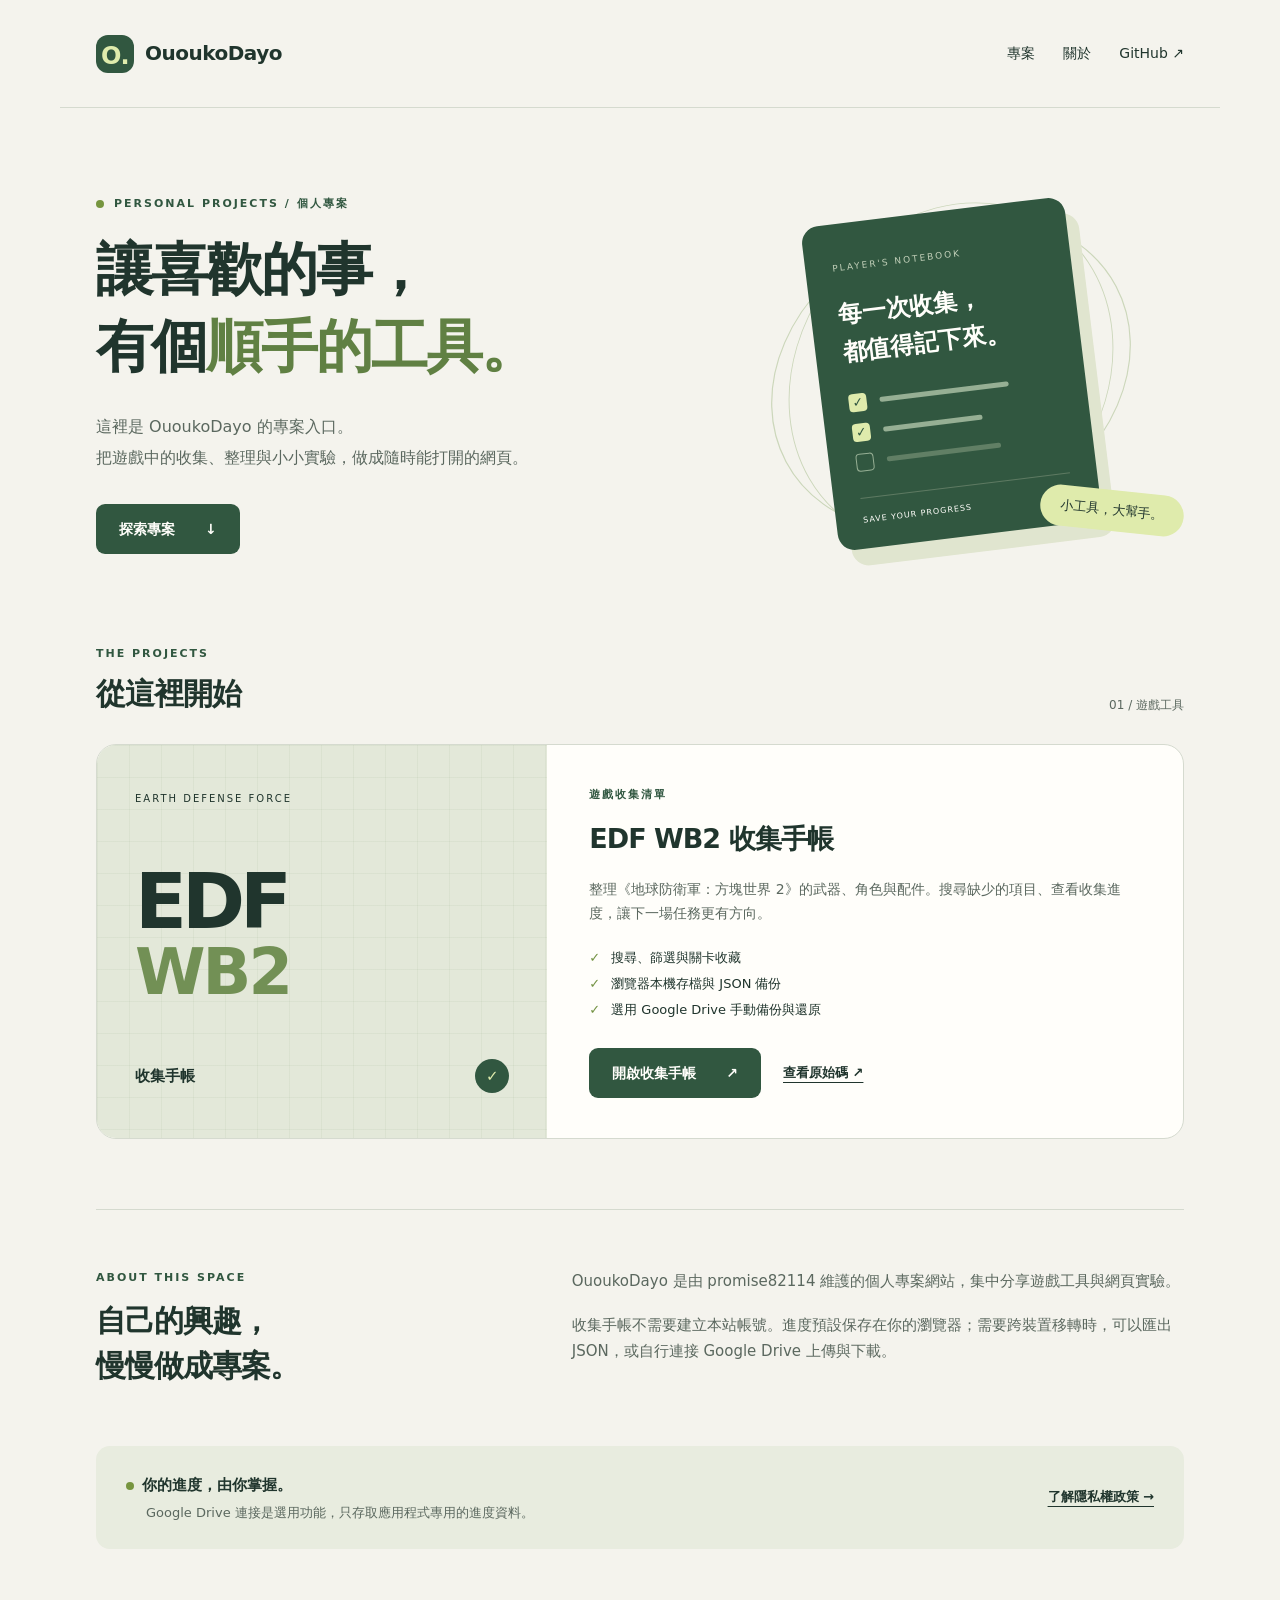
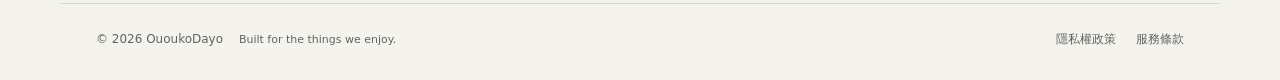
<file: index.html>
<!doctype html>
<html lang="zh-Hant">
<head>
  <meta name="robots" content="noindex, nofollow">
  <meta charset="utf-8">
  <meta name="viewport" content="width=device-width, initial-scale=1">
  <meta name="description" content="OuoukoDayo 的個人專案入口。探索遊戲收集工具、開啟 EDF WB2 收集手帳，並了解 Google Drive 備份與隱私政策。">
  <meta name="theme-color" content="#f4f3ed">
  <title>OuoukoDayo — 個人專案與遊戲工具</title>
  <link rel="canonical" href="https://promise82114.github.io/">
  <link rel="icon" href="/favicon.svg" type="image/svg+xml">
  <link rel="stylesheet" href="/styles.css">
</head>
<body>
  <a class="skip-link" href="#main">跳至主要內容</a>
  <header class="site-header wrap">
    <a class="brand" href="/" aria-label="OuoukoDayo 首頁"><span class="brand-mark" aria-hidden="true">O.</span>OuoukoDayo</a>
    <nav aria-label="主要導覽"><a href="#projects">專案</a><a href="#about">關於</a><a href="https://github.com/promise82114">GitHub ↗</a></nav>
  </header>
  <main id="main" class="wrap">
    <section class="hero" aria-labelledby="hero-title">
      <div class="hero-copy">
        <p class="eyebrow"><span class="dot" aria-hidden="true"></span> PERSONAL PROJECTS / 個人專案</p>
        <h1 id="hero-title">讓喜歡的事，<br>有個<span class="accent">順手的工具。</span></h1>
        <p class="intro">這裡是 OuoukoDayo 的專案入口。<br>把遊戲中的收集、整理與小小實驗，做成隨時能打開的網頁。</p>
        <a class="button" href="#projects">探索專案 <span aria-hidden="true">↓</span></a>
      </div>
      <div class="hero-art" aria-hidden="true">
        <div class="orbit orbit-one"></div><div class="orbit orbit-two"></div>
        <div class="art-note"><span>PLAYER'S NOTEBOOK</span><strong>每一次收集，<br>都值得記下來。</strong><div class="art-line"><i>✓</i><b></b></div><div class="art-line"><i>✓</i><b></b></div><div class="art-line empty"><i></i><b></b></div><div class="art-bottom">SAVE YOUR PROGRESS <span>↗</span></div></div>
        <span class="art-tag">小工具，大幫手。</span>
      </div>
    </section>
    <section id="projects" class="projects" aria-labelledby="projects-title">
      <div class="section-heading"><div><p class="eyebrow">THE PROJECTS</p><h2 id="projects-title">從這裡開始</h2></div><span class="section-note">01 / 遊戲工具</span></div>
      <article class="project-card">
        <div class="project-visual" aria-hidden="true"><span class="visual-label">EARTH DEFENSE FORCE</span><strong>EDF<span>WB2</span></strong><div class="visual-caption">收集手帳 <span>✓</span></div></div>
        <div class="project-info"><p class="eyebrow">遊戲收集清單</p><h3>EDF WB2 收集手帳</h3><p>整理《地球防衛軍：方塊世界 2》的武器、角色與配件。搜尋缺少的項目、查看收集進度，讓下一場任務更有方向。</p><ul class="feature-list"><li>搜尋、篩選與關卡收藏</li><li>瀏覽器本機存檔與 JSON 備份</li><li>選用 Google Drive 手動備份與還原</li></ul><div class="project-actions"><a class="button" href="/edfwb2-checklist/">開啟收集手帳 <span aria-hidden="true">↗</span></a><a class="text-link" href="https://github.com/promise82114/edfwb2-checklist">查看原始碼 ↗</a></div></div>
      </article>
    </section>
    <section id="about" class="about" aria-labelledby="about-title"><div><p class="eyebrow">ABOUT THIS SPACE</p><h2 id="about-title">自己的興趣，<br>慢慢做成專案。</h2></div><div class="about-copy"><p>OuoukoDayo 是由 promise82114 維護的個人專案網站，集中分享遊戲工具與網頁實驗。</p><p>收集手帳不需要建立本站帳號。進度預設保存在你的瀏覽器；需要跨裝置移轉時，可以匯出 JSON，或自行連接 Google Drive 上傳與下載。</p></div></section>
    <aside class="privacy-strip"><div><span class="dot" aria-hidden="true"></span><strong>你的進度，由你掌握。</strong><p>Google Drive 連接是選用功能，只存取應用程式專用的進度資料。</p></div><a class="text-link" href="/privacy.html">了解隱私權政策 →</a></aside>
  </main>
  <footer class="site-footer wrap"><p>© 2026 OuoukoDayo <span>Built for the things we enjoy.</span></p><nav aria-label="頁尾導覽"><a href="/privacy.html">隱私權政策</a><a href="/terms.html">服務條款</a></nav></footer>
</body>
</html>
</file>
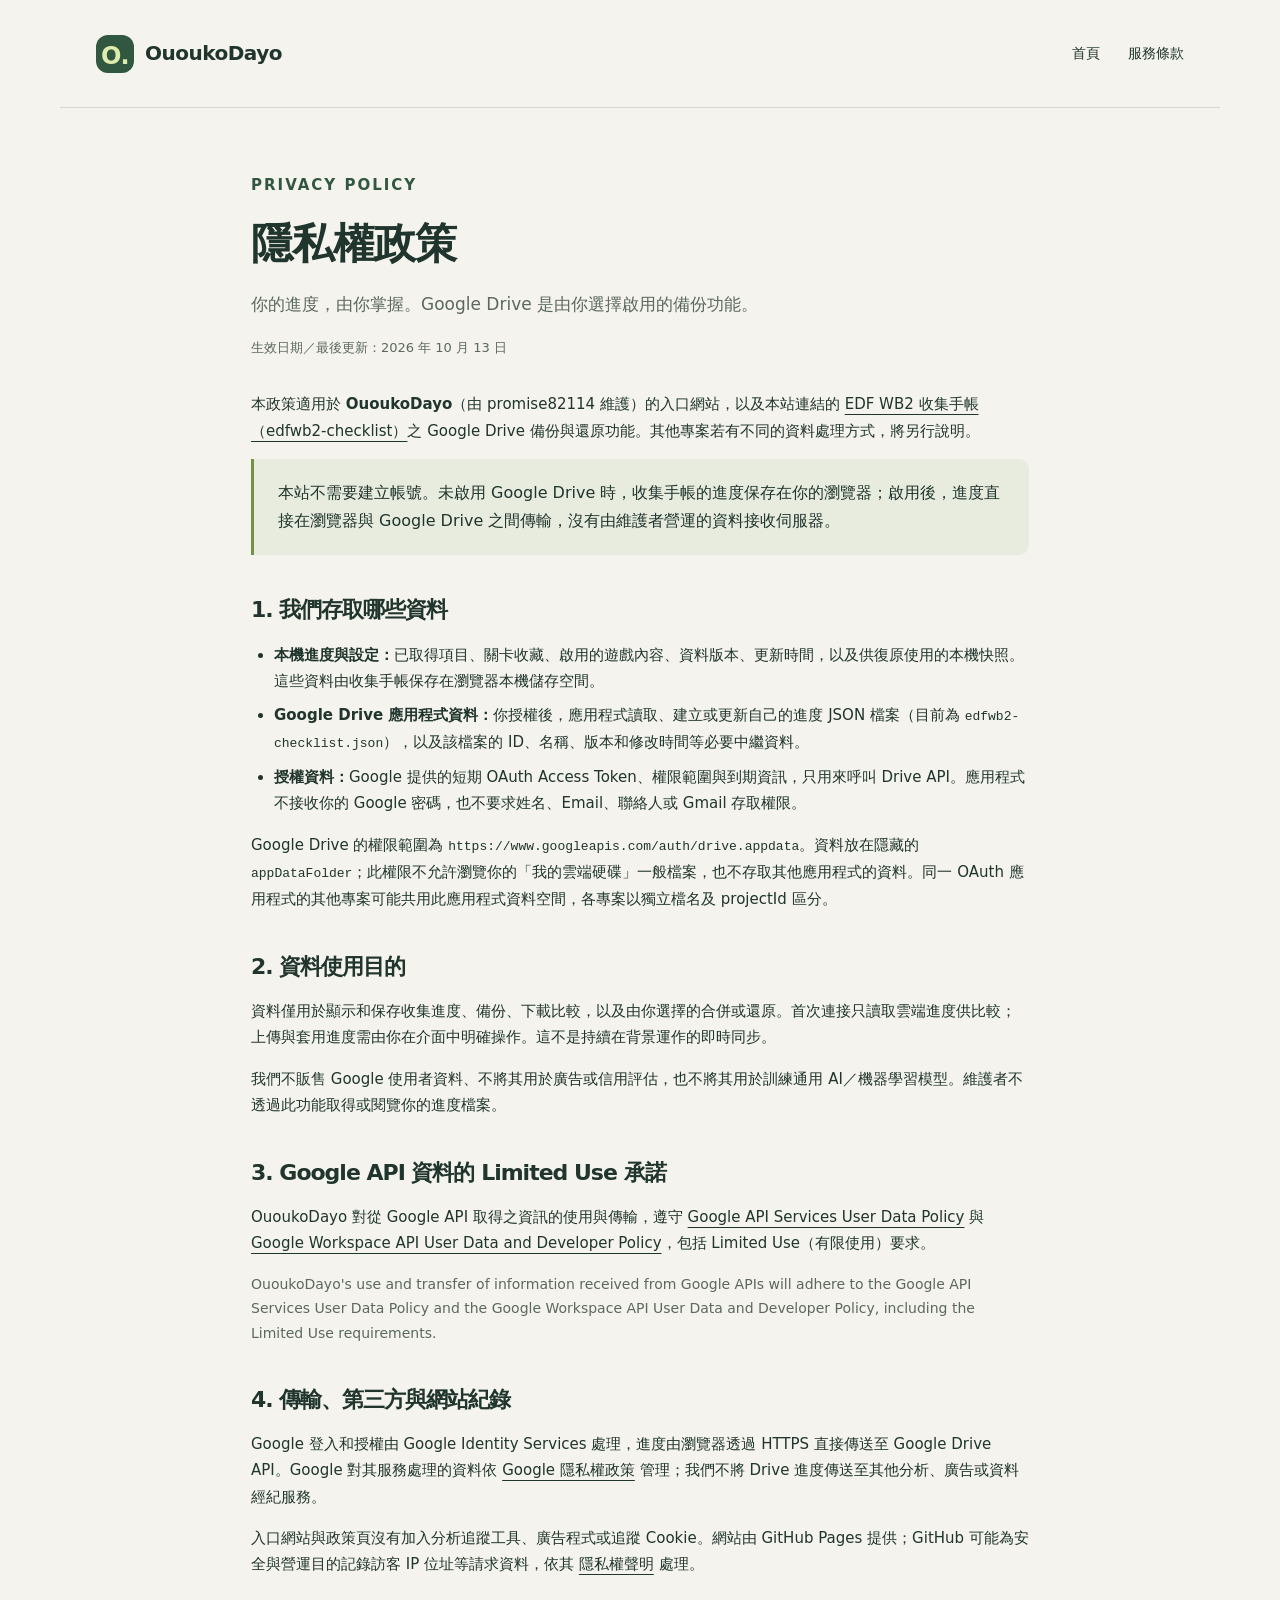
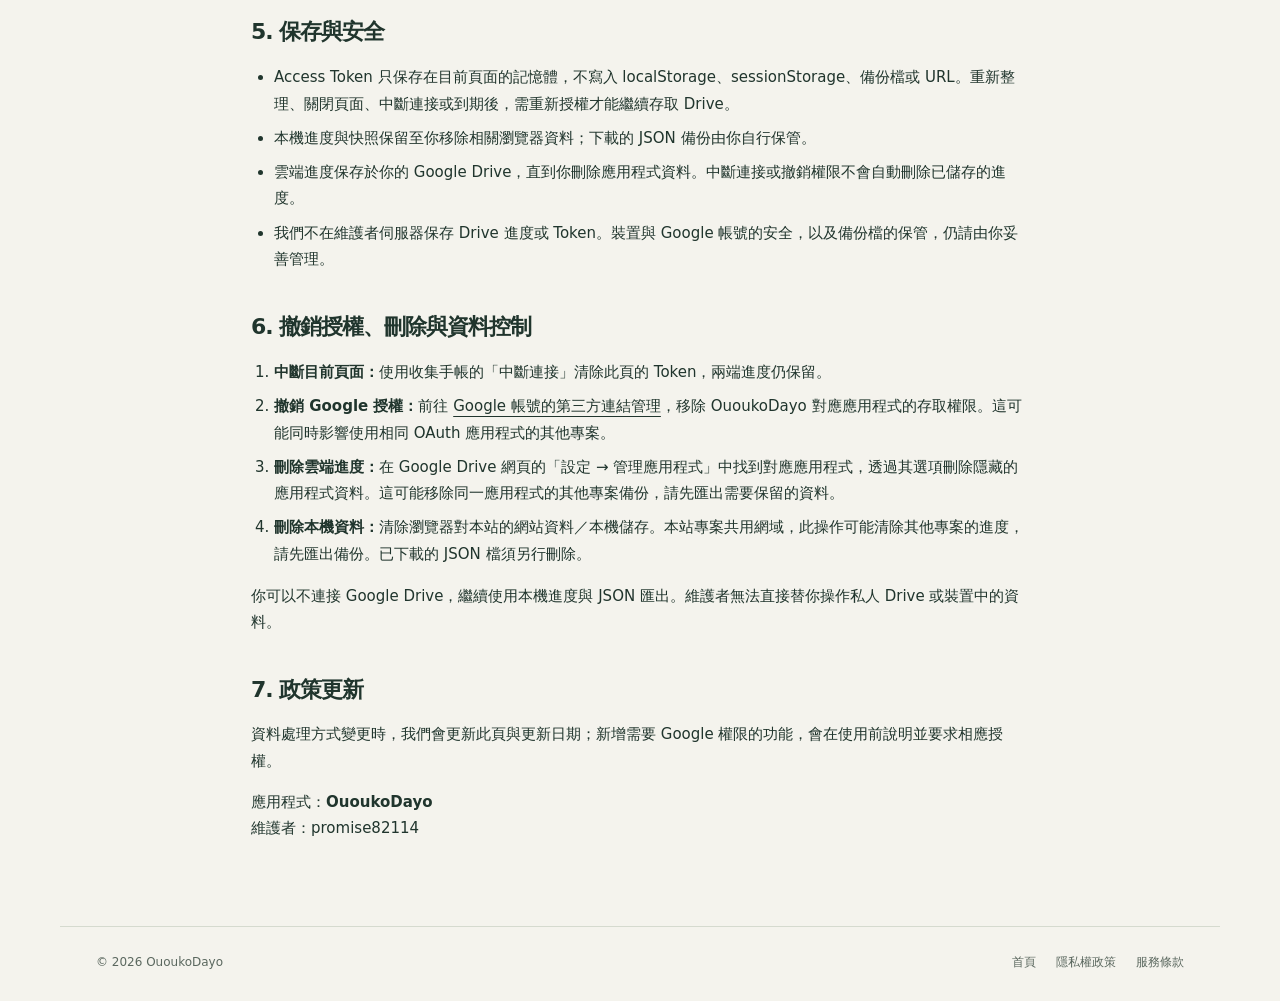
<file: privacy.html>
<!doctype html>
<html lang="zh-Hant">
<head>
  <meta name="robots" content="noindex, nofollow"><meta charset="utf-8"><meta name="viewport" content="width=device-width, initial-scale=1"><meta name="description" content="OuoukoDayo 隱私權政策：EDF WB2 收集手帳的本機資料、Google Drive 應用程式資料、使用目的、保存與刪除方式。"><meta name="theme-color" content="#f4f3ed"><title>隱私權政策 Privacy Policy — OuoukoDayo</title><link rel="canonical" href="https://promise82114.github.io/privacy.html"><link rel="icon" href="/favicon.svg" type="image/svg+xml"><link rel="stylesheet" href="/styles.css"></head>
<body>
<a class="skip-link" href="#main">跳至主要內容</a>
<header class="site-header wrap"><a class="brand" href="/"><span class="brand-mark" aria-hidden="true">O.</span>OuoukoDayo</a><nav aria-label="主要導覽"><a href="/">首頁</a><a href="/terms.html">服務條款</a></nav></header>
<main id="main" class="wrap legal">
<p class="eyebrow">PRIVACY POLICY</p><h1>隱私權政策</h1><p class="lead">你的進度，由你掌握。Google Drive 是由你選擇啟用的備份功能。</p><p class="date">生效日期／最後更新：2026 年 10 月 13 日</p>
<p>本政策適用於 <strong>OuoukoDayo</strong>（由 promise82114 維護）的入口網站，以及本站連結的 <a href="/edfwb2-checklist/">EDF WB2 收集手帳（edfwb2-checklist）</a>之 Google Drive 備份與還原功能。其他專案若有不同的資料處理方式，將另行說明。</p>
<div class="notice">本站不需要建立帳號。未啟用 Google Drive 時，收集手帳的進度保存在你的瀏覽器；啟用後，進度直接在瀏覽器與 Google Drive 之間傳輸，沒有由維護者營運的資料接收伺服器。</div>
<h2>1. 我們存取哪些資料</h2>
<ul><li><strong>本機進度與設定：</strong>已取得項目、關卡收藏、啟用的遊戲內容、資料版本、更新時間，以及供復原使用的本機快照。這些資料由收集手帳保存在瀏覽器本機儲存空間。</li><li><strong>Google Drive 應用程式資料：</strong>你授權後，應用程式讀取、建立或更新自己的進度 JSON 檔案（目前為 <code>edfwb2-checklist.json</code>），以及該檔案的 ID、名稱、版本和修改時間等必要中繼資料。</li><li><strong>授權資料：</strong>Google 提供的短期 OAuth Access Token、權限範圍與到期資訊，只用來呼叫 Drive API。應用程式不接收你的 Google 密碼，也不要求姓名、Email、聯絡人或 Gmail 存取權限。</li></ul>
<p>Google Drive 的權限範圍為 <code>https://www.googleapis.com/auth/drive.appdata</code>。資料放在隱藏的 <code>appDataFolder</code>；此權限不允許瀏覽你的「我的雲端硬碟」一般檔案，也不存取其他應用程式的資料。同一 OAuth 應用程式的其他專案可能共用此應用程式資料空間，各專案以獨立檔名及 projectId 區分。</p>
<h2>2. 資料使用目的</h2>
<p>資料僅用於顯示和保存收集進度、備份、下載比較，以及由你選擇的合併或還原。首次連接只讀取雲端進度供比較；上傳與套用進度需由你在介面中明確操作。這不是持續在背景運作的即時同步。</p>
<p>我們不販售 Google 使用者資料、不將其用於廣告或信用評估，也不將其用於訓練通用 AI／機器學習模型。維護者不透過此功能取得或閱覽你的進度檔案。</p>
<h2>3. Google API 資料的 Limited Use 承諾</h2>
<p>OuoukoDayo 對從 Google API 取得之資訊的使用與傳輸，遵守 <a href="https://developers.google.com/terms/api-services-user-data-policy">Google API Services User Data Policy</a> 與 <a href="https://developers.google.com/workspace/workspace-api-user-data-developer-policy">Google Workspace API User Data and Developer Policy</a>，包括 Limited Use（有限使用）要求。</p>
<p class="english" lang="en">OuoukoDayo's use and transfer of information received from Google APIs will adhere to the Google API Services User Data Policy and the Google Workspace API User Data and Developer Policy, including the Limited Use requirements.</p>
<h2>4. 傳輸、第三方與網站紀錄</h2>
<p>Google 登入和授權由 Google Identity Services 處理，進度由瀏覽器透過 HTTPS 直接傳送至 Google Drive API。Google 對其服務處理的資料依 <a href="https://policies.google.com/privacy">Google 隱私權政策</a> 管理；我們不將 Drive 進度傳送至其他分析、廣告或資料經紀服務。</p>
<p>入口網站與政策頁沒有加入分析追蹤工具、廣告程式或追蹤 Cookie。網站由 GitHub Pages 提供；GitHub 可能為安全與營運目的記錄訪客 IP 位址等請求資料，依其 <a href="https://docs.github.com/en/site-policy/privacy-policies/github-general-privacy-statement">隱私權聲明</a> 處理。</p>
<h2>5. 保存與安全</h2>
<ul><li>Access Token 只保存在目前頁面的記憶體，不寫入 localStorage、sessionStorage、備份檔或 URL。重新整理、關閉頁面、中斷連接或到期後，需重新授權才能繼續存取 Drive。</li><li>本機進度與快照保留至你移除相關瀏覽器資料；下載的 JSON 備份由你自行保管。</li><li>雲端進度保存於你的 Google Drive，直到你刪除應用程式資料。中斷連接或撤銷權限不會自動刪除已儲存的進度。</li><li>我們不在維護者伺服器保存 Drive 進度或 Token。裝置與 Google 帳號的安全，以及備份檔的保管，仍請由你妥善管理。</li></ul>
<h2>6. 撤銷授權、刪除與資料控制</h2>
<ol><li><strong>中斷目前頁面：</strong>使用收集手帳的「中斷連接」清除此頁的 Token，兩端進度仍保留。</li><li><strong>撤銷 Google 授權：</strong>前往 <a href="https://myaccount.google.com/connections">Google 帳號的第三方連結管理</a>，移除 OuoukoDayo 對應應用程式的存取權限。這可能同時影響使用相同 OAuth 應用程式的其他專案。</li><li><strong>刪除雲端進度：</strong>在 Google Drive 網頁的「設定 → 管理應用程式」中找到對應應用程式，透過其選項刪除隱藏的應用程式資料。這可能移除同一應用程式的其他專案備份，請先匯出需要保留的資料。</li><li><strong>刪除本機資料：</strong>清除瀏覽器對本站的網站資料／本機儲存。本站專案共用網域，此操作可能清除其他專案的進度，請先匯出備份。已下載的 JSON 檔須另行刪除。</li></ol>
<p>你可以不連接 Google Drive，繼續使用本機進度與 JSON 匯出。維護者無法直接替你操作私人 Drive 或裝置中的資料。</p>
<h2>7. 政策更新</h2><p>資料處理方式變更時，我們會更新此頁與更新日期；新增需要 Google 權限的功能，會在使用前說明並要求相應授權。</p><p>應用程式：<strong>OuoukoDayo</strong><br>維護者：promise82114</p>
</main>
<footer class="site-footer wrap"><p>© 2026 OuoukoDayo</p><nav aria-label="頁尾導覽"><a href="/">首頁</a><a href="/privacy.html" aria-current="page">隱私權政策</a><a href="/terms.html">服務條款</a></nav></footer>
</body></html>
</file>
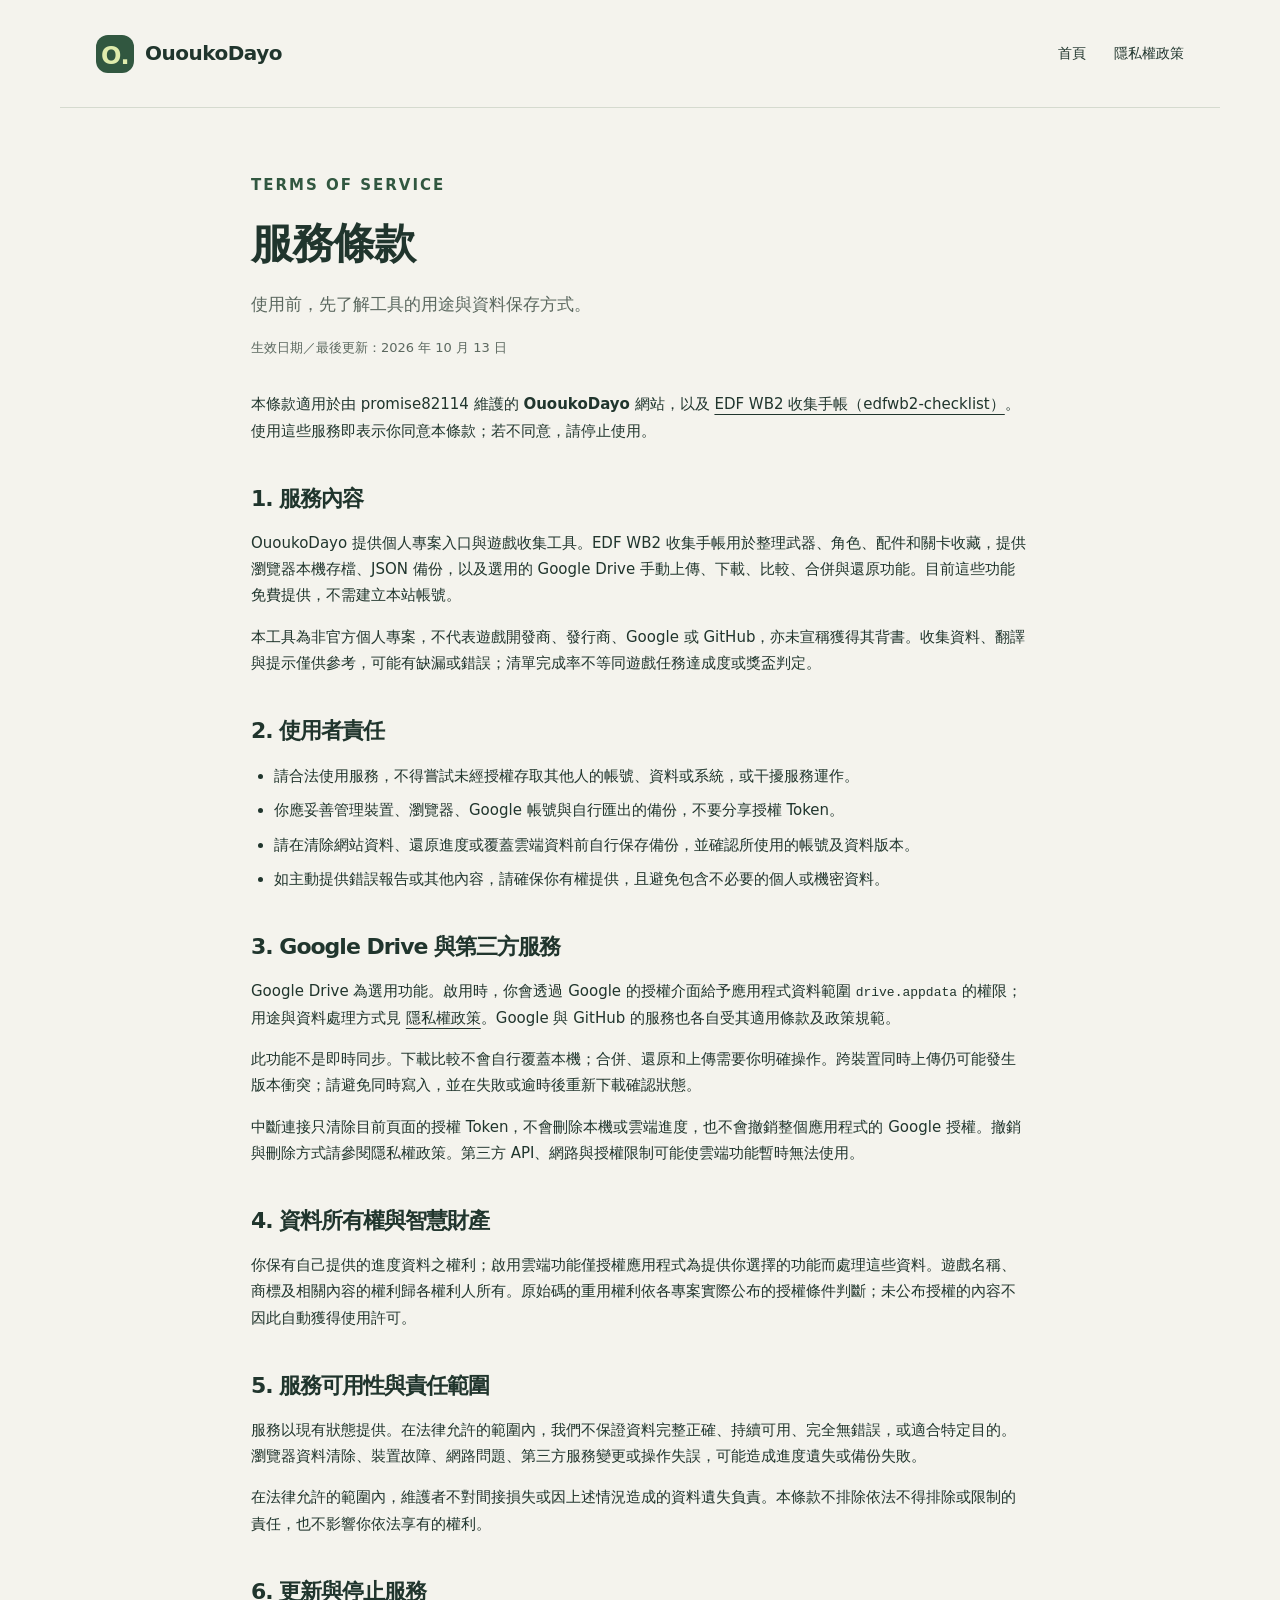
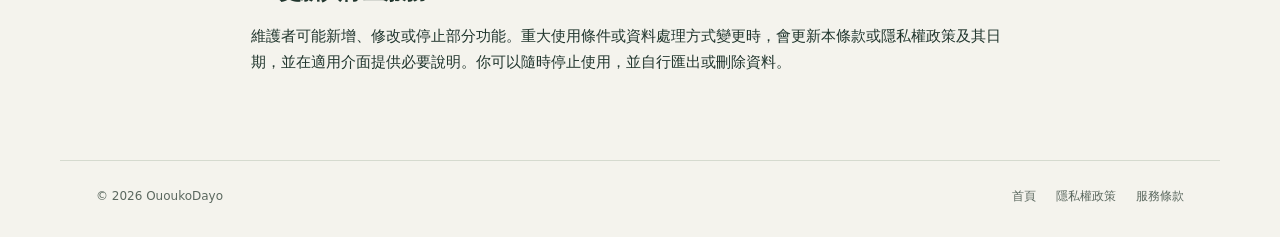
<file: terms.html>
<!doctype html>
<html lang="zh-Hant">
<head>
  <meta name="robots" content="noindex, nofollow"><meta charset="utf-8"><meta name="viewport" content="width=device-width, initial-scale=1"><meta name="description" content="OuoukoDayo 服務條款：個人專案與 EDF WB2 收集手帳的使用方式、Google Drive 備份責任及服務限制。"><meta name="theme-color" content="#f4f3ed"><title>服務條款 Terms of Service — OuoukoDayo</title><link rel="canonical" href="https://promise82114.github.io/terms.html"><link rel="icon" href="/favicon.svg" type="image/svg+xml"><link rel="stylesheet" href="/styles.css"></head>
<body>
<a class="skip-link" href="#main">跳至主要內容</a>
<header class="site-header wrap"><a class="brand" href="/"><span class="brand-mark" aria-hidden="true">O.</span>OuoukoDayo</a><nav aria-label="主要導覽"><a href="/">首頁</a><a href="/privacy.html">隱私權政策</a></nav></header>
<main id="main" class="wrap legal">
<p class="eyebrow">TERMS OF SERVICE</p><h1>服務條款</h1><p class="lead">使用前，先了解工具的用途與資料保存方式。</p><p class="date">生效日期／最後更新：2026 年 10 月 13 日</p>
<p>本條款適用於由 promise82114 維護的 <strong>OuoukoDayo</strong> 網站，以及 <a href="/edfwb2-checklist/">EDF WB2 收集手帳（edfwb2-checklist）</a>。使用這些服務即表示你同意本條款；若不同意，請停止使用。</p>
<h2>1. 服務內容</h2><p>OuoukoDayo 提供個人專案入口與遊戲收集工具。EDF WB2 收集手帳用於整理武器、角色、配件和關卡收藏，提供瀏覽器本機存檔、JSON 備份，以及選用的 Google Drive 手動上傳、下載、比較、合併與還原功能。目前這些功能免費提供，不需建立本站帳號。</p>
<p>本工具為非官方個人專案，不代表遊戲開發商、發行商、Google 或 GitHub，亦未宣稱獲得其背書。收集資料、翻譯與提示僅供參考，可能有缺漏或錯誤；清單完成率不等同遊戲任務達成度或獎盃判定。</p>
<h2>2. 使用者責任</h2><ul><li>請合法使用服務，不得嘗試未經授權存取其他人的帳號、資料或系統，或干擾服務運作。</li><li>你應妥善管理裝置、瀏覽器、Google 帳號與自行匯出的備份，不要分享授權 Token。</li><li>請在清除網站資料、還原進度或覆蓋雲端資料前自行保存備份，並確認所使用的帳號及資料版本。</li><li>如主動提供錯誤報告或其他內容，請確保你有權提供，且避免包含不必要的個人或機密資料。</li></ul>
<h2>3. Google Drive 與第三方服務</h2><p>Google Drive 為選用功能。啟用時，你會透過 Google 的授權介面給予應用程式資料範圍 <code>drive.appdata</code> 的權限；用途與資料處理方式見 <a href="/privacy.html">隱私權政策</a>。Google 與 GitHub 的服務也各自受其適用條款及政策規範。</p>
<p>此功能不是即時同步。下載比較不會自行覆蓋本機；合併、還原和上傳需要你明確操作。跨裝置同時上傳仍可能發生版本衝突；請避免同時寫入，並在失敗或逾時後重新下載確認狀態。</p>
<p>中斷連接只清除目前頁面的授權 Token，不會刪除本機或雲端進度，也不會撤銷整個應用程式的 Google 授權。撤銷與刪除方式請參閱隱私權政策。第三方 API、網路與授權限制可能使雲端功能暫時無法使用。</p>
<h2>4. 資料所有權與智慧財產</h2><p>你保有自己提供的進度資料之權利；啟用雲端功能僅授權應用程式為提供你選擇的功能而處理這些資料。遊戲名稱、商標及相關內容的權利歸各權利人所有。原始碼的重用權利依各專案實際公布的授權條件判斷；未公布授權的內容不因此自動獲得使用許可。</p>
<h2>5. 服務可用性與責任範圍</h2><p>服務以現有狀態提供。在法律允許的範圍內，我們不保證資料完整正確、持續可用、完全無錯誤，或適合特定目的。瀏覽器資料清除、裝置故障、網路問題、第三方服務變更或操作失誤，可能造成進度遺失或備份失敗。</p>
<p>在法律允許的範圍內，維護者不對間接損失或因上述情況造成的資料遺失負責。本條款不排除依法不得排除或限制的責任，也不影響你依法享有的權利。</p>
<h2>6. 更新與停止服務</h2><p>維護者可能新增、修改或停止部分功能。重大使用條件或資料處理方式變更時，會更新本條款或隱私權政策及其日期，並在適用介面提供必要說明。你可以隨時停止使用，並自行匯出或刪除資料。</p>
</main>
<footer class="site-footer wrap"><p>© 2026 OuoukoDayo</p><nav aria-label="頁尾導覽"><a href="/">首頁</a><a href="/privacy.html">隱私權政策</a><a href="/terms.html" aria-current="page">服務條款</a></nav></footer>
</body></html>
</file>
<file: styles.css>
:root{--bg:#f4f3ed;--ink:#20352d;--muted:#5b685f;--green:#315740;--line:#d5dacf;--paper:#fffefa;--lime:#dfebac;--radius:20px}*{box-sizing:border-box}html{scroll-behavior:smooth;scroll-padding-top:30px}body{margin:0;background:var(--bg);color:var(--ink);font-family:system-ui,-apple-system,"Segoe UI","Microsoft JhengHei",sans-serif;line-height:1.75}a{color:inherit;text-underline-offset:5px}a:focus-visible{outline:3px solid #5c7c27;outline-offset:5px}a:hover{color:#50733c}.wrap{max-width:1160px;margin:auto;padding-left:36px;padding-right:36px}.skip-link{position:absolute;top:-100px;left:16px;background:var(--paper);padding:10px;z-index:10}.skip-link:focus{top:12px}.site-header{min-height:108px;display:flex;align-items:center;justify-content:space-between;gap:24px;border-bottom:1px solid var(--line)}.brand{display:flex;align-items:center;gap:11px;font-size:20px;font-weight:750;text-decoration:none;letter-spacing:-.5px}.brand-mark{display:grid;place-items:center;background:var(--green);color:var(--lime);width:38px;height:38px;border-radius:12px;font-size:24px}.site-header nav,.site-footer nav{display:flex;gap:28px;font-size:14px}.site-header nav a,.site-footer nav a{text-decoration:none}.hero{padding:86px 0 90px;display:grid;grid-template-columns:1.25fr 1fr;align-items:center;gap:40px}.eyebrow{font-size:11px;font-weight:700;letter-spacing:2px;margin:0 0 18px;display:flex;align-items:center;gap:10px;color:var(--green)}.dot{display:inline-block;background:#76953f;border-radius:50%;width:8px;height:8px;flex-shrink:0}h1{font-size:clamp(36px,4.5vw,57px);line-height:1.35;letter-spacing:-2px;margin:0 0 26px;font-weight:750}.accent{color:#608043}.intro{color:var(--muted);font-size:16px;line-height:1.95;margin-bottom:30px}.button{background:var(--green);color:var(--paper);display:inline-flex;align-items:center;justify-content:center;gap:30px;padding:13px 23px;border-radius:9px;text-decoration:none;font-size:14px;font-weight:650}.button:hover{color:white;background:#426b4f}.hero-art{height:340px;position:relative;display:grid;place-items:center}.orbit{position:absolute;width:300px;height:300px;border:1px solid #ccd7bb;border-radius:50%;transform:rotate(-28deg) scaleX(1.25)}.orbit-two{transform:rotate(35deg) scaleX(.85);width:360px;height:360px}.art-note{position:relative;background:var(--green);color:var(--paper);border-radius:17px;width:265px;padding:28px 27px 21px;transform:rotate(-7deg);box-shadow:12px 17px 0 #e0e5cf}.art-note>span{font-size:9px;letter-spacing:2px;color:#c2d0b9}.art-note strong{display:block;font-size:24px;line-height:1.6;margin:16px 0 22px}.art-line{display:flex;align-items:center;gap:13px;margin:12px 0}.art-line i{width:18px;height:18px;background:var(--lime);color:var(--green);border-radius:4px;font-style:normal;font-size:13px;line-height:18px;text-align:center}.art-line b{height:5px;width:130px;border-radius:5px;background:#96af94}.art-line:nth-of-type(2) b{width:100px}.art-line.empty i{background:transparent;border:1px solid #96af94}.art-line.empty b{width:115px;background:#617f65}.art-bottom{border-top:1px solid #5e7a62;margin-top:26px;padding-top:15px;font-size:8px;letter-spacing:1px;display:flex;justify-content:space-between}.art-tag{position:absolute;bottom:13px;right:0;background:var(--lime);border-radius:30px;padding:9px 20px;font-size:13px;transform:rotate(6deg)}h2{font-size:30px;line-height:1.5;letter-spacing:-1px;margin:0}.projects{padding:0 0 70px}.section-heading{display:flex;justify-content:space-between;align-items:end;margin-bottom:28px}.section-heading .eyebrow{margin-bottom:8px}.section-note{color:var(--muted);font-size:12px}.project-card{display:grid;grid-template-columns:.85fr 1.2fr;overflow:hidden;background:var(--paper);border:1px solid var(--line);border-radius:var(--radius)}.project-visual{background:#e3e8d9;padding:45px 38px;min-height:360px;display:flex;flex-direction:column;justify-content:space-between;position:relative;background-image:linear-gradient(#b7c7ab33 1px,transparent 1px),linear-gradient(90deg,#b7c7ab33 1px,transparent 1px);background-size:32px 32px}.visual-label{font-size:10px;letter-spacing:2px}.project-visual strong{font-size:76px;line-height:1;letter-spacing:-5px;position:relative}.project-visual strong span{display:block;font-size:64px;color:#729055;letter-spacing:-3px}.visual-caption{display:flex;justify-content:space-between;align-items:center;font-size:15px;font-weight:600}.visual-caption span{background:var(--green);color:var(--lime);border-radius:50%;width:34px;height:34px;text-align:center;line-height:34px}.project-info{padding:40px 42px}.project-info .eyebrow{margin-bottom:10px}h3{font-size:27px;letter-spacing:-1px;margin:0 0 15px}.project-info>p:not(.eyebrow){font-size:14px;color:var(--muted);margin:0}.feature-list{padding:0;list-style:none;font-size:13px;line-height:2;margin:19px 0 25px}.feature-list li:before{content:'✓';color:#739243;margin-right:11px}.project-actions{display:flex;align-items:center;gap:22px;flex-wrap:wrap}.text-link{font-size:13px;font-weight:600}.about{border-top:1px solid var(--line);padding:58px 0;display:grid;grid-template-columns:.85fr 1.2fr;gap:42px}.about .eyebrow{margin-bottom:10px}.about-copy{font-size:15px;color:var(--muted)}.about-copy p{margin:0 0 17px}.privacy-strip{background:#e8ecdf;border-radius:14px;padding:25px 30px;display:flex;justify-content:space-between;align-items:center;gap:20px;margin-bottom:54px}.privacy-strip strong{font-size:15px;margin-left:8px}.privacy-strip p{margin:3px 0 0 20px;font-size:13px;color:var(--muted)}.site-footer{border-top:1px solid var(--line);display:flex;justify-content:space-between;align-items:center;gap:20px;padding-top:25px;padding-bottom:30px;font-size:12px;color:var(--muted)}.site-footer p{margin:0}.site-footer p span{margin-left:12px;font-size:11px}.site-footer nav{font-size:12px;gap:20px}.legal{max-width:850px;padding-top:64px;padding-bottom:70px}.legal h1{font-size:42px;letter-spacing:-1px;margin-bottom:12px}.legal .lead{font-size:17px;color:var(--muted)}.legal .date{font-size:13px;color:var(--muted);margin-bottom:32px}.legal h2{font-size:22px;margin:38px 0 12px}.legal p,.legal li{font-size:15px}.legal ul,.legal ol{padding-left:23px}.legal li{margin:8px 0}.legal .notice{padding:20px 24px;background:#e8ecdf;border-left:3px solid #739243;border-radius:0 10px 10px 0}.legal code{overflow-wrap:anywhere;font-size:13px}.legal a{overflow-wrap:anywhere}.legal .english{font-size:14px;color:var(--muted)}
@media(max-width:800px){.wrap{padding-left:24px;padding-right:24px}.hero{gap:20px;padding:56px 0 70px}.hero-art{transform:scale(.85);transform-origin:center}.project-info{padding:30px}.project-visual{padding:30px}.site-footer{align-items:start;flex-direction:column}.site-footer p span{display:none}}
@media(max-width:620px){.site-header{min-height:84px;gap:15px;flex-wrap:wrap;padding-top:16px;padding-bottom:16px}.brand{font-size:17px}.brand-mark{width:32px;height:32px;font-size:21px}.site-header nav{gap:16px;font-size:12px}.hero{grid-template-columns:1fr;padding-top:42px;padding-bottom:48px;gap:18px}h1{font-size:37px;letter-spacing:-1px}.intro{font-size:14px}.hero-art{height:315px;width:100%;max-width:360px;justify-self:center;transform:scale(.9)}.section-heading{gap:20px}.section-note{font-size:11px}.project-card{grid-template-columns:1fr}.project-visual{min-height:260px;padding:26px 30px}.project-visual strong{font-size:66px}.project-visual strong span{display:inline;margin-left:10px;font-size:54px}.project-info{padding:28px}.project-info h3{font-size:24px}.about{grid-template-columns:1fr;gap:23px;padding:40px 0}.privacy-strip{flex-direction:column;align-items:start;padding:22px;margin-bottom:35px}.privacy-strip p{margin-left:0;margin-top:8px}.legal{padding-top:40px}.legal h1{font-size:33px}.legal h2{font-size:21px}.legal .notice{padding:15px 18px}.site-footer nav{flex-wrap:wrap}.projects{padding-bottom:40px}}
@media(prefers-reduced-motion:reduce){html{scroll-behavior:auto}}

@media(max-width:620px){.hero-art{overflow:hidden;border-radius:24px}}
@media(max-width:360px){.project-visual strong span{display:block;margin-left:0}.hero-art{height:300px}.hero-art .orbit{width:260px;height:260px}.hero-art .orbit-two{width:285px;height:285px}}

@media(max-width:620px){.hero-art{height:360px}}
@media(max-width:360px){.hero-art{height:350px}}
</file>
